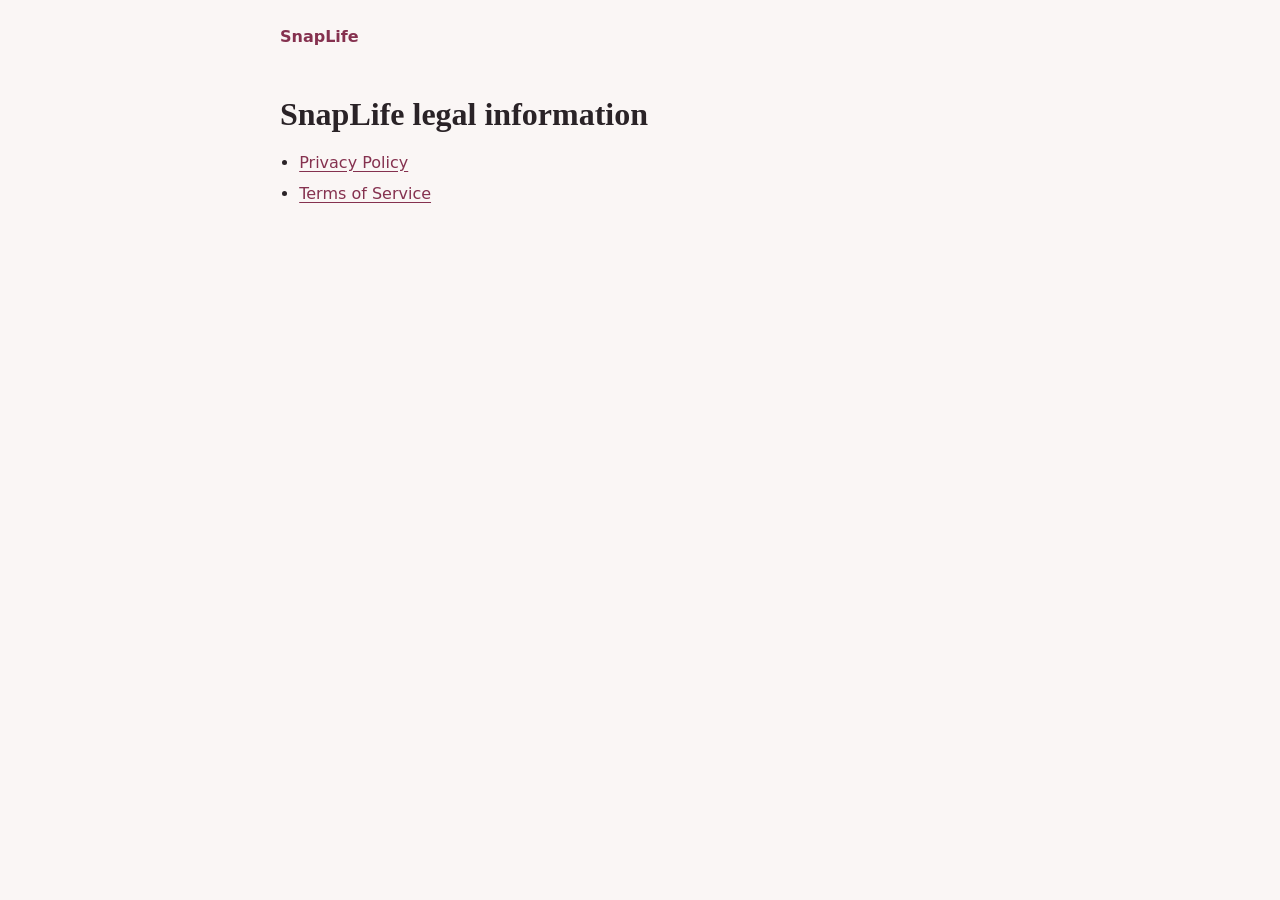
<file: index.html>
<!doctype html><html lang="en"><head><meta charset="utf-8"><meta name="viewport" content="width=device-width,initial-scale=1"><title>SnapLife legal</title><link rel="stylesheet" href="/style.css"></head>
<body><header><a href="/">SnapLife</a></header><main><h1>SnapLife legal information</h1><ul><li><a href="/privacy/">Privacy Policy</a></li><li><a href="/terms/">Terms of Service</a></li></ul></main></body></html>
</file>
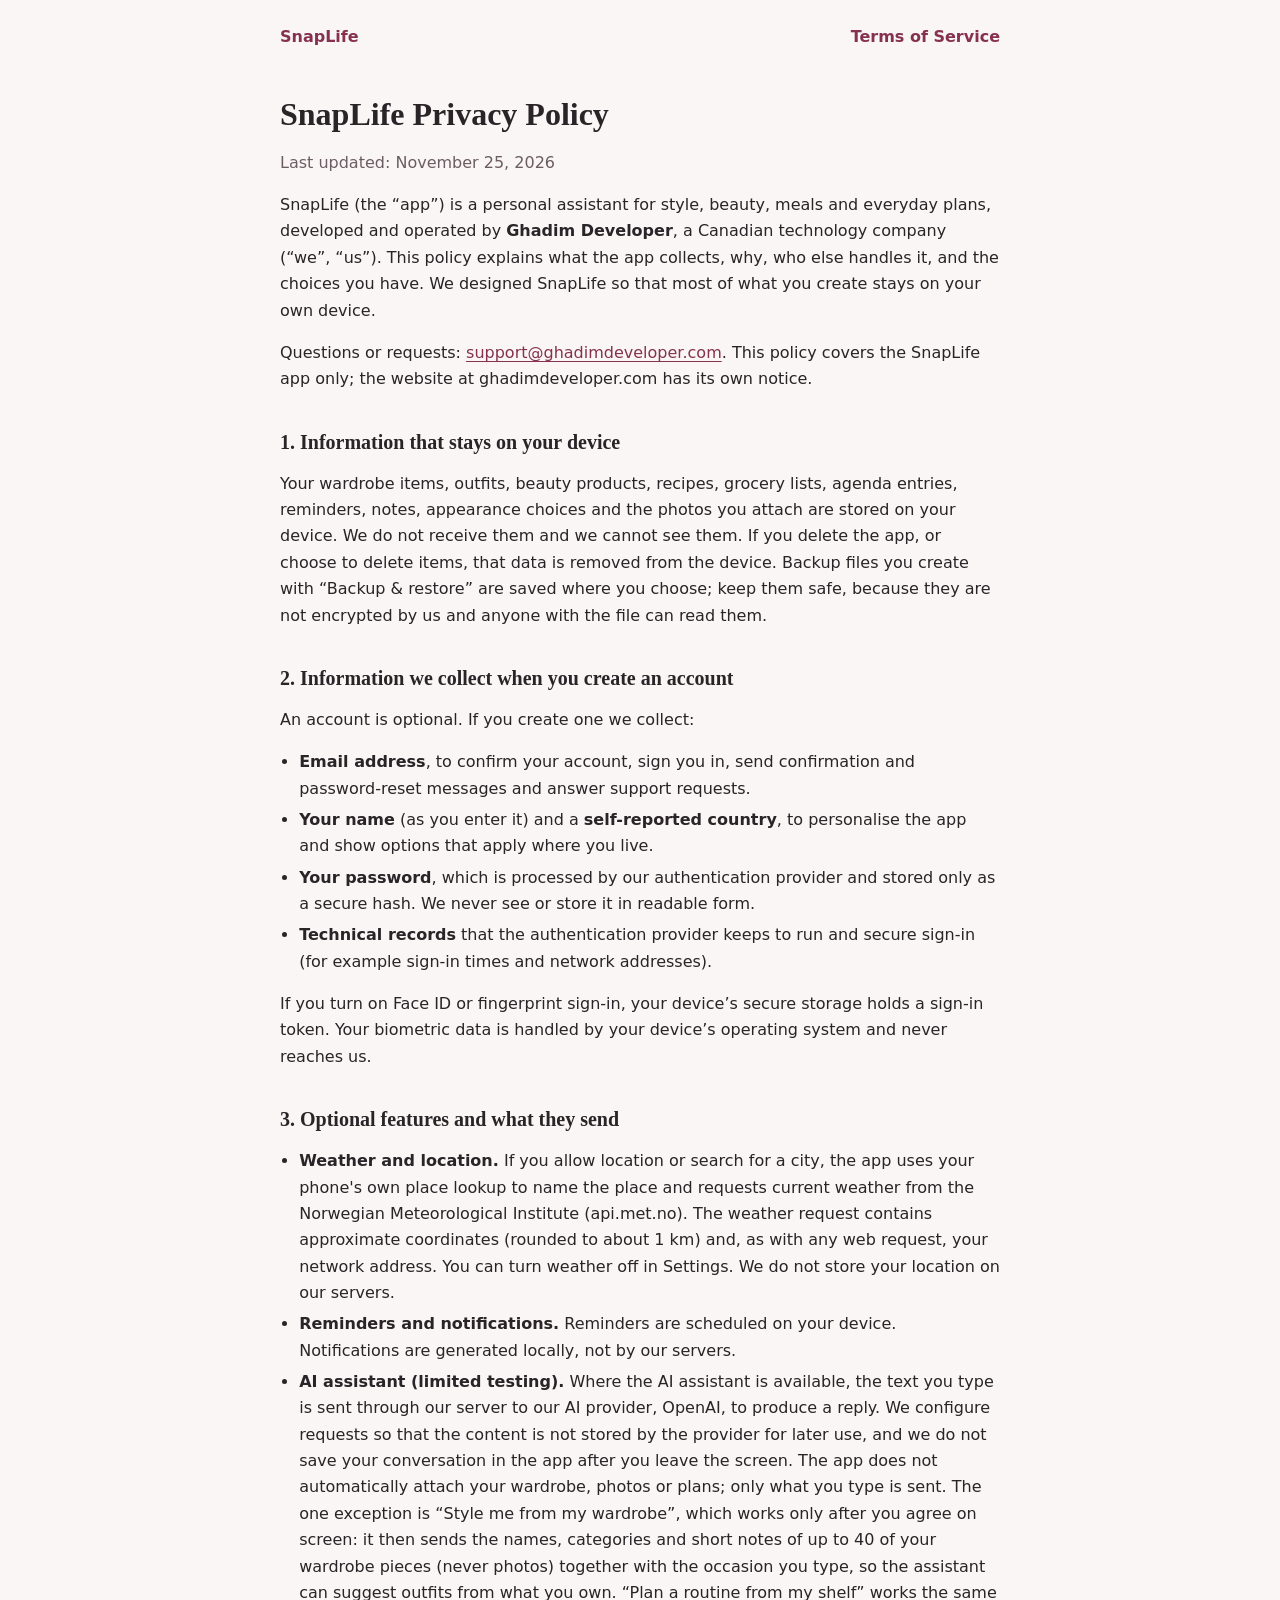
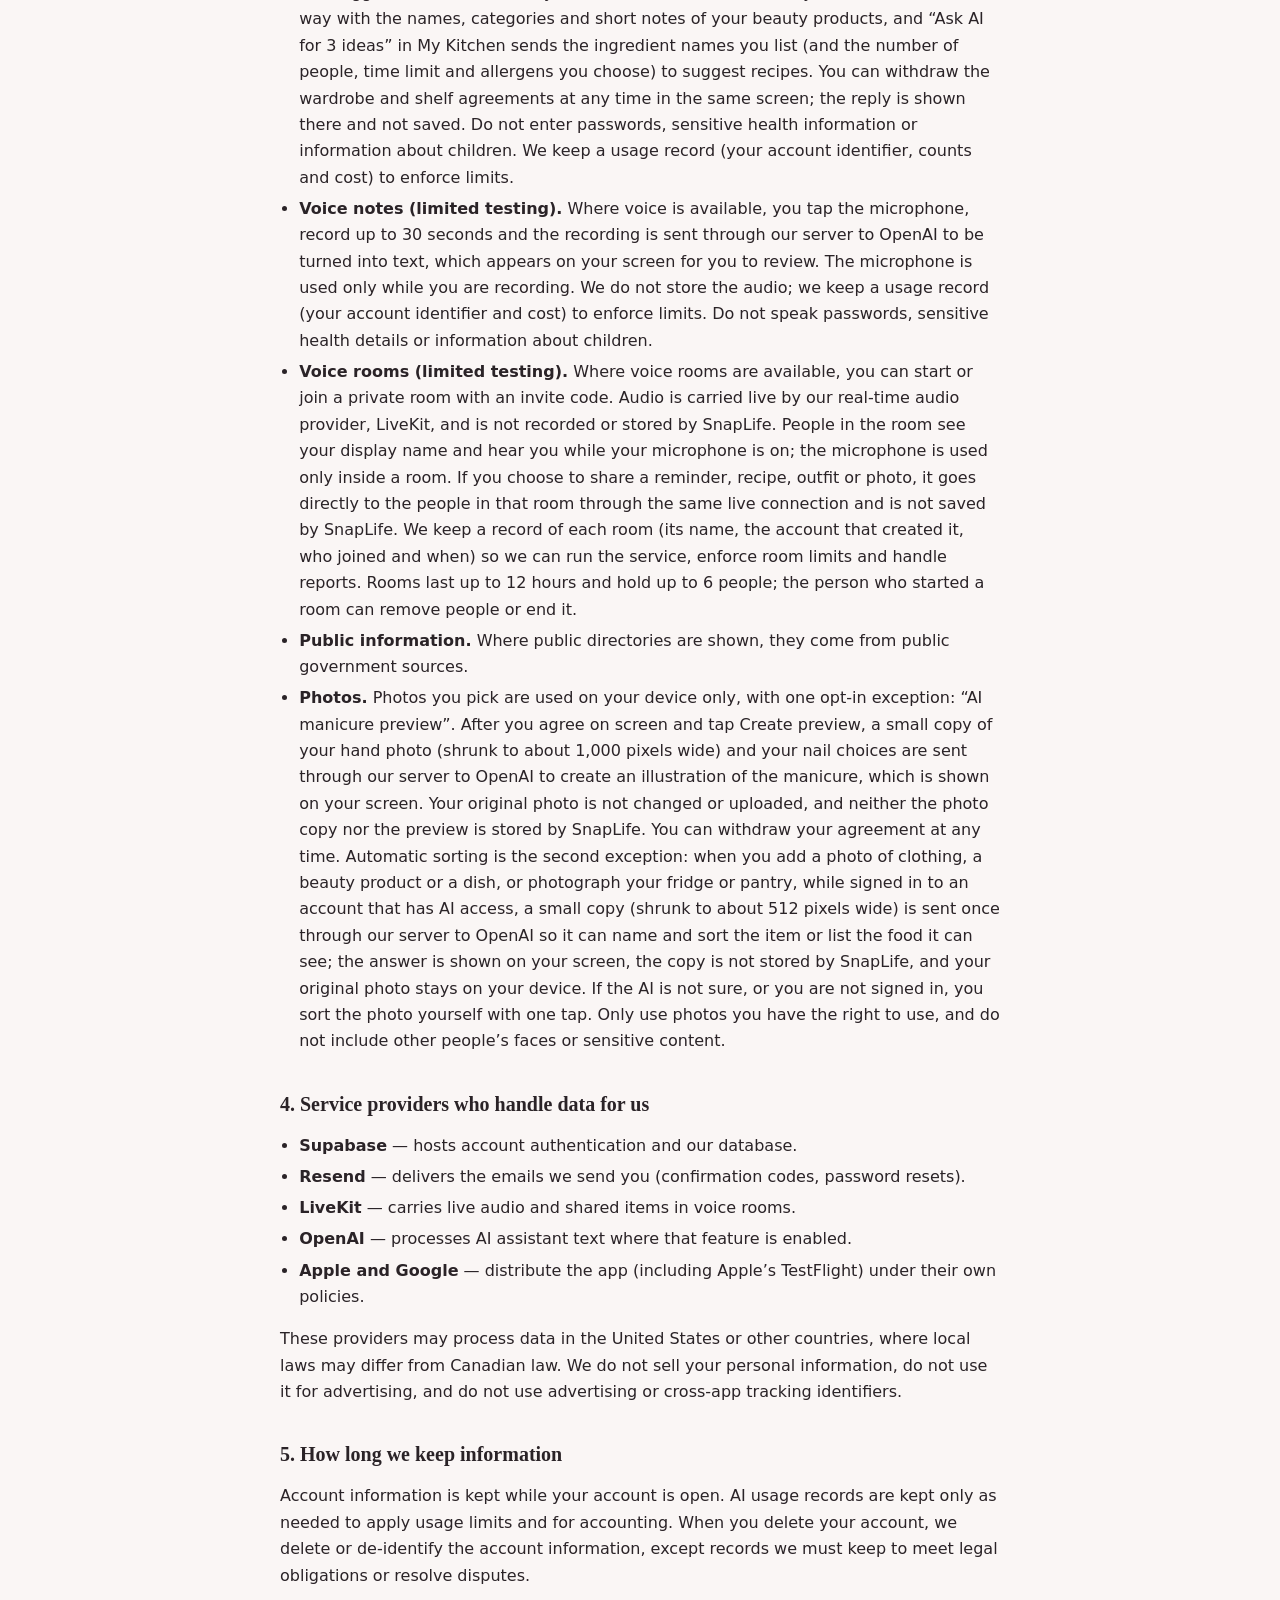
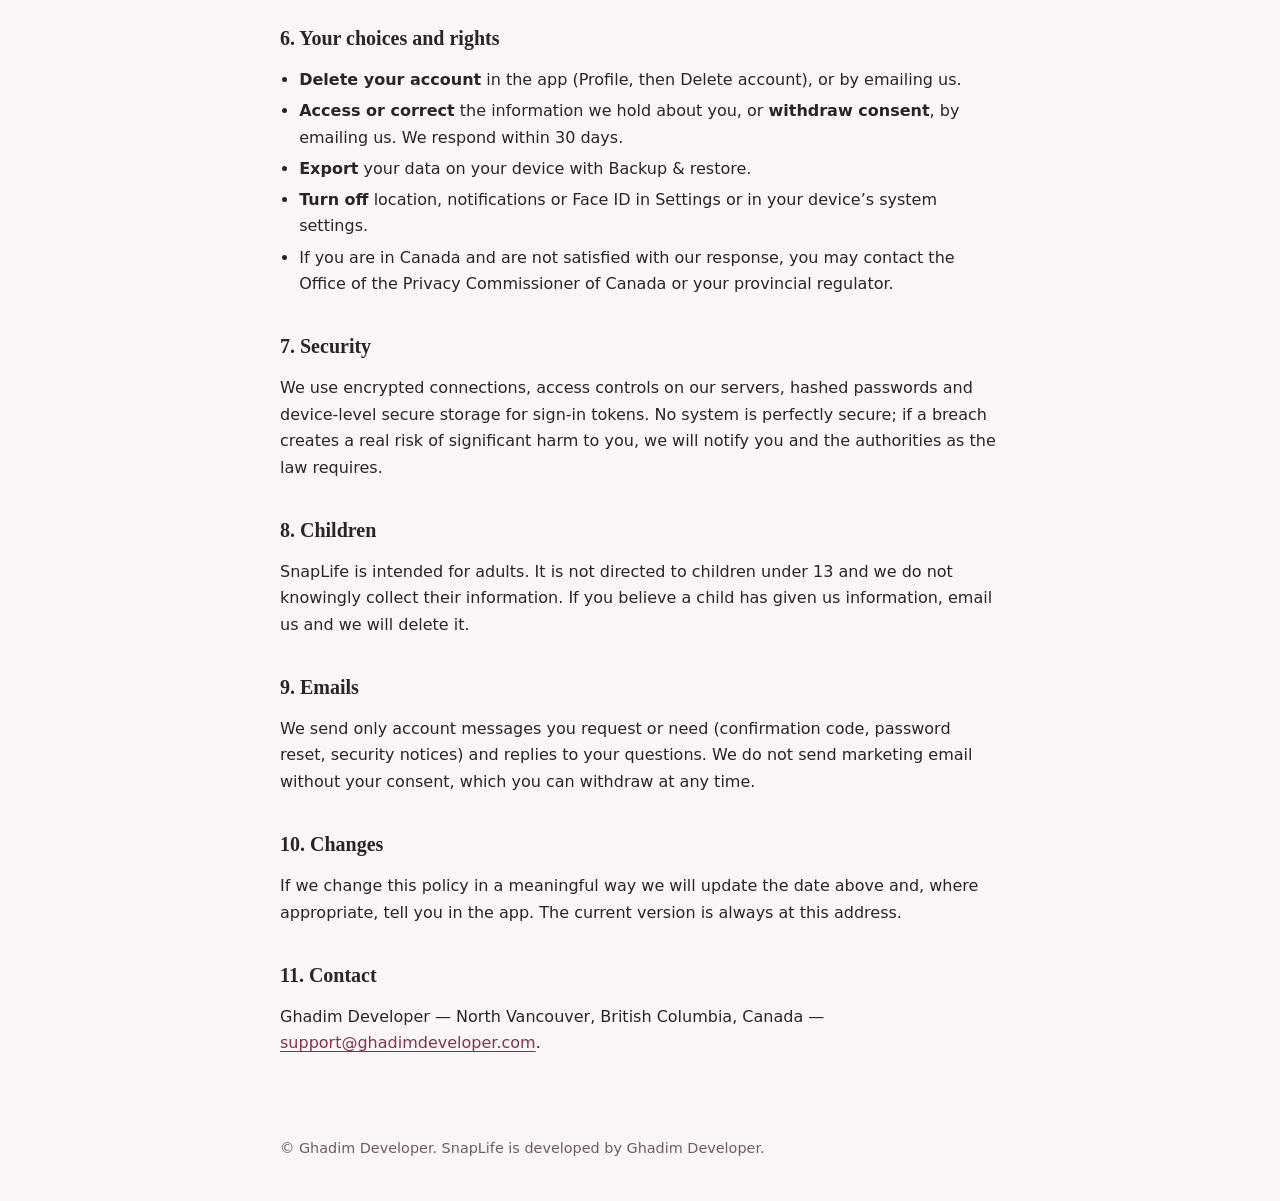
<file: privacy/index.html>
<!doctype html><html lang="en"><head><meta charset="utf-8"><meta name="viewport" content="width=device-width,initial-scale=1"><title>SnapLife Privacy Policy</title><link rel="stylesheet" href="/style.css"></head>
<body><header><a href="/">SnapLife</a><a href="/terms/">Terms of Service</a></header><main>
<h1>SnapLife Privacy Policy</h1>
<p class="meta">Last updated: November 25, 2026</p>
<p>SnapLife (the “app”) is a personal assistant for style, beauty, meals and everyday plans, developed and operated by <strong>Ghadim Developer</strong>, a Canadian technology company (“we”, “us”). This policy explains what the app collects, why, who else handles it, and the choices you have. We designed SnapLife so that most of what you create stays on your own device.</p>
<p>Questions or requests: <a href="mailto:support@ghadimdeveloper.com">support@ghadimdeveloper.com</a>. This policy covers the SnapLife app only; the website at ghadimdeveloper.com has its own notice.</p>

<h2>1. Information that stays on your device</h2>
<p>Your wardrobe items, outfits, beauty products, recipes, grocery lists, agenda entries, reminders, notes, appearance choices and the photos you attach are stored on your device. We do not receive them and we cannot see them. If you delete the app, or choose to delete items, that data is removed from the device. Backup files you create with “Backup &amp; restore” are saved where you choose; keep them safe, because they are not encrypted by us and anyone with the file can read them.</p>

<h2>2. Information we collect when you create an account</h2>
<p>An account is optional. If you create one we collect:</p>
<ul>
<li><strong>Email address</strong>, to confirm your account, sign you in, send confirmation and password-reset messages and answer support requests.</li>
<li><strong>Your name</strong> (as you enter it) and a <strong>self-reported country</strong>, to personalise the app and show options that apply where you live.</li>
<li><strong>Your password</strong>, which is processed by our authentication provider and stored only as a secure hash. We never see or store it in readable form.</li>
<li><strong>Technical records</strong> that the authentication provider keeps to run and secure sign-in (for example sign-in times and network addresses).</li>
</ul>
<p>If you turn on Face ID or fingerprint sign-in, your device’s secure storage holds a sign-in token. Your biometric data is handled by your device’s operating system and never reaches us.</p>

<h2>3. Optional features and what they send</h2>
<ul>
<li><strong>Weather and location.</strong> If you allow location or search for a city, the app uses your phone's own place lookup to name the place and requests current weather from the Norwegian Meteorological Institute (api.met.no). The weather request contains approximate coordinates (rounded to about 1 km) and, as with any web request, your network address. You can turn weather off in Settings. We do not store your location on our servers.</li>
<li><strong>Reminders and notifications.</strong> Reminders are scheduled on your device. Notifications are generated locally, not by our servers.</li>
<li><strong>AI assistant (limited testing).</strong> Where the AI assistant is available, the text you type is sent through our server to our AI provider, OpenAI, to produce a reply. We configure requests so that the content is not stored by the provider for later use, and we do not save your conversation in the app after you leave the screen. The app does not automatically attach your wardrobe, photos or plans; only what you type is sent. The one exception is “Style me from my wardrobe”, which works only after you agree on screen: it then sends the names, categories and short notes of up to 40 of your wardrobe pieces (never photos) together with the occasion you type, so the assistant can suggest outfits from what you own. “Plan a routine from my shelf” works the same way with the names, categories and short notes of your beauty products, and “Ask AI for 3 ideas” in My Kitchen sends the ingredient names you list (and the number of people, time limit and allergens you choose) to suggest recipes. You can withdraw the wardrobe and shelf agreements at any time in the same screen; the reply is shown there and not saved. Do not enter passwords, sensitive health information or information about children. We keep a usage record (your account identifier, counts and cost) to enforce limits.</li>
<li><strong>Voice notes (limited testing).</strong> Where voice is available, you tap the microphone, record up to 30 seconds and the recording is sent through our server to OpenAI to be turned into text, which appears on your screen for you to review. The microphone is used only while you are recording. We do not store the audio; we keep a usage record (your account identifier and cost) to enforce limits. Do not speak passwords, sensitive health details or information about children.</li>
<li><strong>Voice rooms (limited testing).</strong> Where voice rooms are available, you can start or join a private room with an invite code. Audio is carried live by our real-time audio provider, LiveKit, and is not recorded or stored by SnapLife. People in the room see your display name and hear you while your microphone is on; the microphone is used only inside a room. If you choose to share a reminder, recipe, outfit or photo, it goes directly to the people in that room through the same live connection and is not saved by SnapLife. We keep a record of each room (its name, the account that created it, who joined and when) so we can run the service, enforce room limits and handle reports. Rooms last up to 12 hours and hold up to 6 people; the person who started a room can remove people or end it.</li>
<li><strong>Public information.</strong> Where public directories are shown, they come from public government sources.</li>
<li><strong>Photos.</strong> Photos you pick are used on your device only, with one opt-in exception: “AI manicure preview”. After you agree on screen and tap Create preview, a small copy of your hand photo (shrunk to about 1,000 pixels wide) and your nail choices are sent through our server to OpenAI to create an illustration of the manicure, which is shown on your screen. Your original photo is not changed or uploaded, and neither the photo copy nor the preview is stored by SnapLife. You can withdraw your agreement at any time. Automatic sorting is the second exception: when you add a photo of clothing, a beauty product or a dish, or photograph your fridge or pantry, while signed in to an account that has AI access, a small copy (shrunk to about 512 pixels wide) is sent once through our server to OpenAI so it can name and sort the item or list the food it can see; the answer is shown on your screen, the copy is not stored by SnapLife, and your original photo stays on your device. If the AI is not sure, or you are not signed in, you sort the photo yourself with one tap. Only use photos you have the right to use, and do not include other people’s faces or sensitive content.</li>
</ul>

<h2>4. Service providers who handle data for us</h2>
<ul>
<li><strong>Supabase</strong> — hosts account authentication and our database.</li>
<li><strong>Resend</strong> — delivers the emails we send you (confirmation codes, password resets).</li>
<li><strong>LiveKit</strong> — carries live audio and shared items in voice rooms.</li>
<li><strong>OpenAI</strong> — processes AI assistant text where that feature is enabled.</li>
<li><strong>Apple and Google</strong> — distribute the app (including Apple’s TestFlight) under their own policies.</li>
</ul>
<p>These providers may process data in the United States or other countries, where local laws may differ from Canadian law. We do not sell your personal information, do not use it for advertising, and do not use advertising or cross-app tracking identifiers.</p>

<h2>5. How long we keep information</h2>
<p>Account information is kept while your account is open. AI usage records are kept only as needed to apply usage limits and for accounting. When you delete your account, we delete or de-identify the account information, except records we must keep to meet legal obligations or resolve disputes.</p>

<h2>6. Your choices and rights</h2>
<ul>
<li><strong>Delete your account</strong> in the app (Profile, then Delete account), or by emailing us.</li>
<li><strong>Access or correct</strong> the information we hold about you, or <strong>withdraw consent</strong>, by emailing us. We respond within 30 days.</li>
<li><strong>Export</strong> your data on your device with Backup &amp; restore.</li>
<li><strong>Turn off</strong> location, notifications or Face ID in Settings or in your device’s system settings.</li>
<li>If you are in Canada and are not satisfied with our response, you may contact the Office of the Privacy Commissioner of Canada or your provincial regulator.</li>
</ul>

<h2>7. Security</h2>
<p>We use encrypted connections, access controls on our servers, hashed passwords and device-level secure storage for sign-in tokens. No system is perfectly secure; if a breach creates a real risk of significant harm to you, we will notify you and the authorities as the law requires.</p>

<h2>8. Children</h2>
<p>SnapLife is intended for adults. It is not directed to children under 13 and we do not knowingly collect their information. If you believe a child has given us information, email us and we will delete it.</p>

<h2>9. Emails</h2>
<p>We send only account messages you request or need (confirmation code, password reset, security notices) and replies to your questions. We do not send marketing email without your consent, which you can withdraw at any time.</p>

<h2>10. Changes</h2>
<p>If we change this policy in a meaningful way we will update the date above and, where appropriate, tell you in the app. The current version is always at this address.</p>

<h2>11. Contact</h2>
<p>Ghadim Developer — North Vancouver, British Columbia, Canada — <a href="mailto:support@ghadimdeveloper.com">support@ghadimdeveloper.com</a>.</p>
</main><footer>© Ghadim Developer. SnapLife is developed by Ghadim Developer.</footer></body></html>
</file>
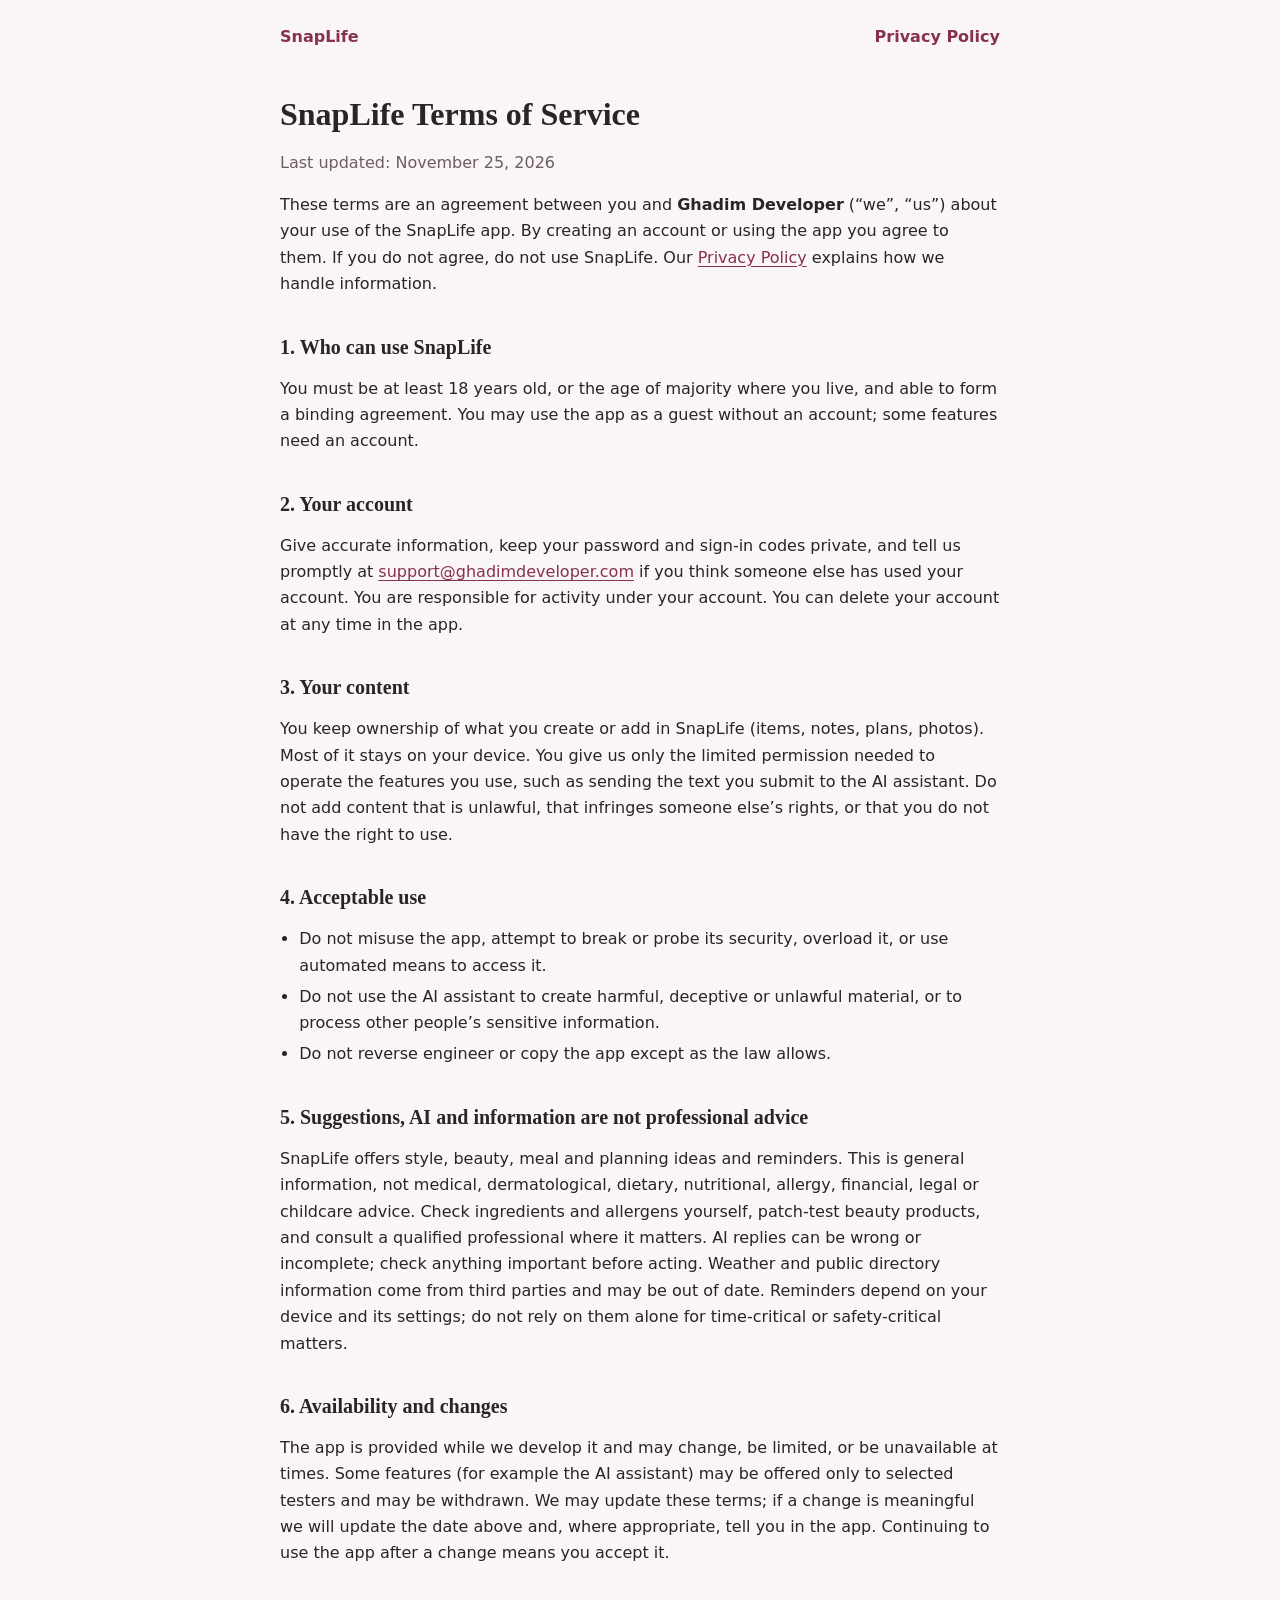
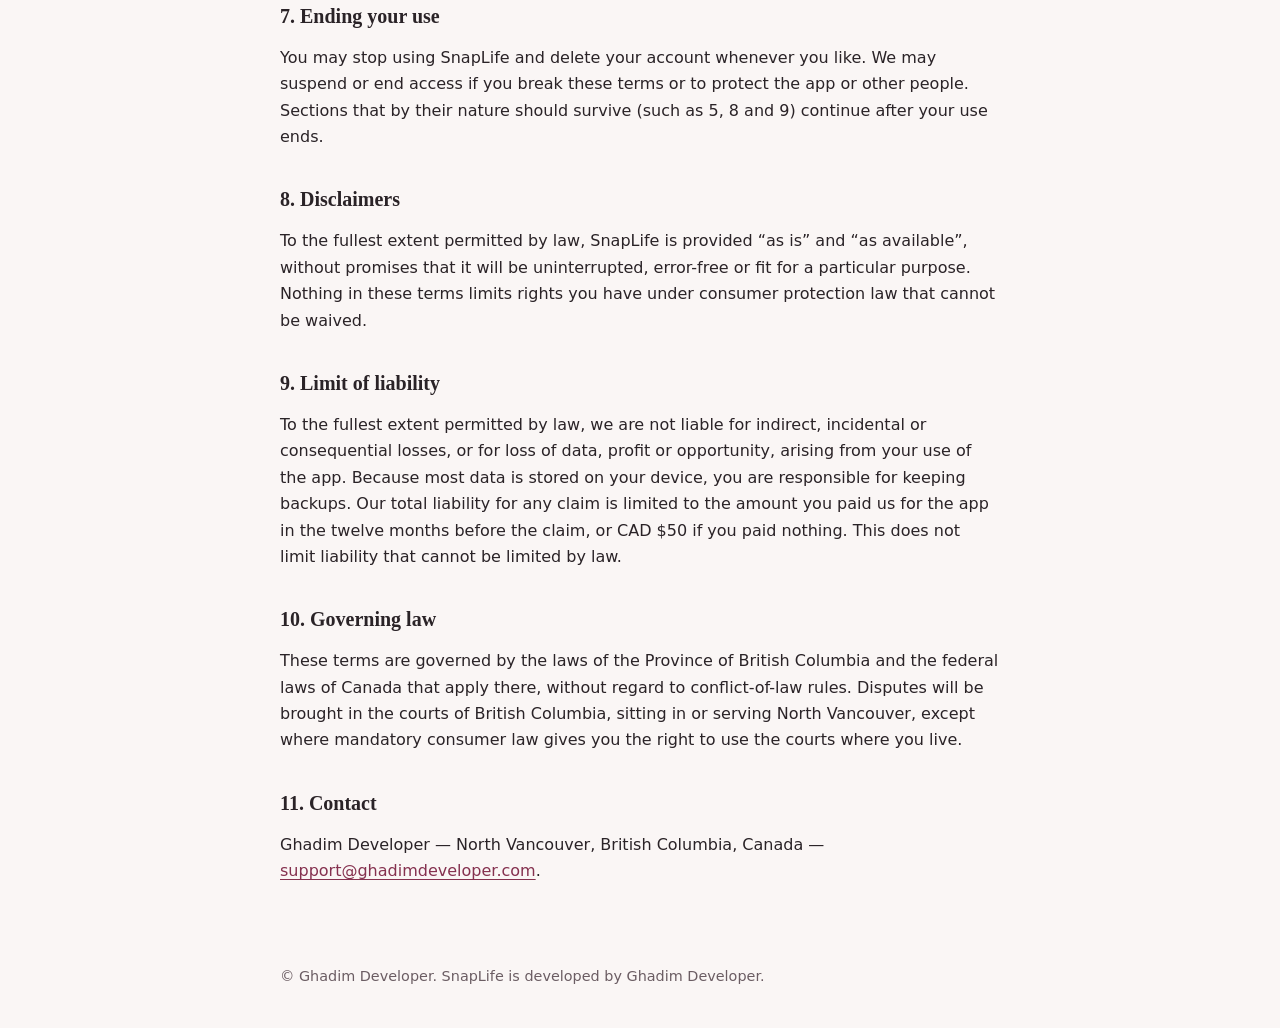
<file: terms/index.html>
<!doctype html><html lang="en"><head><meta charset="utf-8"><meta name="viewport" content="width=device-width,initial-scale=1"><title>SnapLife Terms of Service</title><link rel="stylesheet" href="/style.css"></head>
<body><header><a href="/">SnapLife</a><a href="/privacy/">Privacy Policy</a></header><main>
<h1>SnapLife Terms of Service</h1>
<p class="meta">Last updated: November 25, 2026</p>
<p>These terms are an agreement between you and <strong>Ghadim Developer</strong> (“we”, “us”) about your use of the SnapLife app. By creating an account or using the app you agree to them. If you do not agree, do not use SnapLife. Our <a href="/privacy/">Privacy Policy</a> explains how we handle information.</p>

<h2>1. Who can use SnapLife</h2>
<p>You must be at least 18 years old, or the age of majority where you live, and able to form a binding agreement. You may use the app as a guest without an account; some features need an account.</p>

<h2>2. Your account</h2>
<p>Give accurate information, keep your password and sign-in codes private, and tell us promptly at <a href="mailto:support@ghadimdeveloper.com">support@ghadimdeveloper.com</a> if you think someone else has used your account. You are responsible for activity under your account. You can delete your account at any time in the app.</p>

<h2>3. Your content</h2>
<p>You keep ownership of what you create or add in SnapLife (items, notes, plans, photos). Most of it stays on your device. You give us only the limited permission needed to operate the features you use, such as sending the text you submit to the AI assistant. Do not add content that is unlawful, that infringes someone else’s rights, or that you do not have the right to use.</p>

<h2>4. Acceptable use</h2>
<ul>
<li>Do not misuse the app, attempt to break or probe its security, overload it, or use automated means to access it.</li>
<li>Do not use the AI assistant to create harmful, deceptive or unlawful material, or to process other people’s sensitive information.</li>
<li>Do not reverse engineer or copy the app except as the law allows.</li>
</ul>

<h2>5. Suggestions, AI and information are not professional advice</h2>
<p>SnapLife offers style, beauty, meal and planning ideas and reminders. This is general information, not medical, dermatological, dietary, nutritional, allergy, financial, legal or childcare advice. Check ingredients and allergens yourself, patch-test beauty products, and consult a qualified professional where it matters. AI replies can be wrong or incomplete; check anything important before acting. Weather and public directory information come from third parties and may be out of date. Reminders depend on your device and its settings; do not rely on them alone for time-critical or safety-critical matters.</p>

<h2>6. Availability and changes</h2>
<p>The app is provided while we develop it and may change, be limited, or be unavailable at times. Some features (for example the AI assistant) may be offered only to selected testers and may be withdrawn. We may update these terms; if a change is meaningful we will update the date above and, where appropriate, tell you in the app. Continuing to use the app after a change means you accept it.</p>

<h2>7. Ending your use</h2>
<p>You may stop using SnapLife and delete your account whenever you like. We may suspend or end access if you break these terms or to protect the app or other people. Sections that by their nature should survive (such as 5, 8 and 9) continue after your use ends.</p>

<h2>8. Disclaimers</h2>
<p>To the fullest extent permitted by law, SnapLife is provided “as is” and “as available”, without promises that it will be uninterrupted, error-free or fit for a particular purpose. Nothing in these terms limits rights you have under consumer protection law that cannot be waived.</p>

<h2>9. Limit of liability</h2>
<p>To the fullest extent permitted by law, we are not liable for indirect, incidental or consequential losses, or for loss of data, profit or opportunity, arising from your use of the app. Because most data is stored on your device, you are responsible for keeping backups. Our total liability for any claim is limited to the amount you paid us for the app in the twelve months before the claim, or CAD $50 if you paid nothing. This does not limit liability that cannot be limited by law.</p>

<h2>10. Governing law</h2>
<p>These terms are governed by the laws of the Province of British Columbia and the federal laws of Canada that apply there, without regard to conflict-of-law rules. Disputes will be brought in the courts of British Columbia, sitting in or serving North Vancouver, except where mandatory consumer law gives you the right to use the courts where you live.</p>

<h2>11. Contact</h2>
<p>Ghadim Developer — North Vancouver, British Columbia, Canada — <a href="mailto:support@ghadimdeveloper.com">support@ghadimdeveloper.com</a>.</p>
</main><footer>© Ghadim Developer. SnapLife is developed by Ghadim Developer.</footer></body></html>
</file>
<file: style.css>
*{box-sizing:border-box}body{margin:0;font:1rem/1.65 system-ui,-apple-system,Segoe UI,Roboto,sans-serif;color:#2a2327;background:#faf6f5}
main{max-width:760px;margin:0 auto;padding:32px 20px 64px}header{max-width:760px;margin:0 auto;padding:24px 20px 0;display:flex;justify-content:space-between;gap:12px;flex-wrap:wrap}
header a{color:#85314f;font-weight:700;text-decoration:none}h1{font:700 2rem/1.2 Georgia,serif;margin:.4em 0}h2{font:700 1.25rem/1.3 Georgia,serif;margin:1.8em 0 .4em}
a{color:#85314f;text-underline-offset:3px}.meta{color:#6b5d63}ul{padding-left:1.2em}li{margin:.3em 0}footer{max-width:760px;margin:0 auto;padding:0 20px 40px;color:#6b5d63;font-size:.9rem}
</file>
